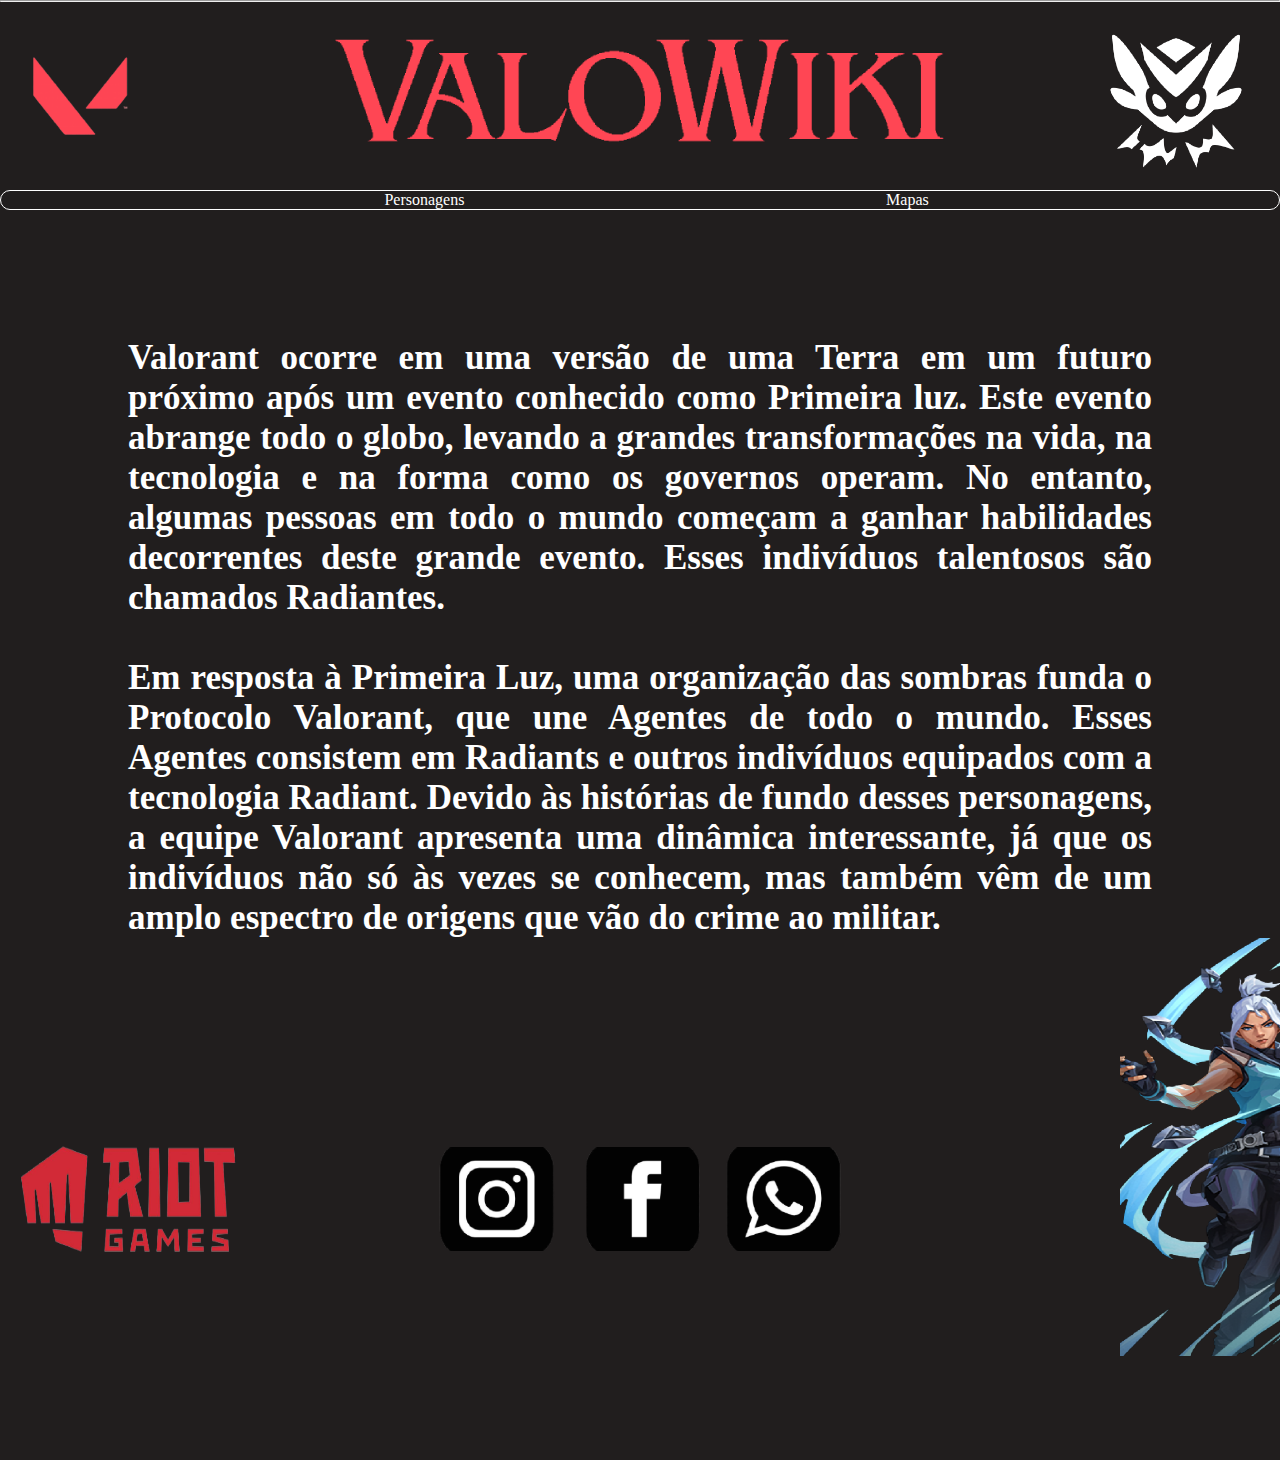
<file: ValoWiki/index.html>
<!DOCTYPE html>
<html lang="pt-br">
<head>
    <meta charset="UTF-8">
    <meta name="viewport" content="width=device-width, initial-scale=1.0">
    <title>ValoWiki</title>
    <link rel="stylesheet" href="CSS/estilo.css">
</head>
<hr>
<body>
    <header class="header">
        <div class="item1"><a href="https://playvalorant.com/pt-br/"><img src="IMG/LogoValorant.png" alt="" height="90%" width="50%" id="imgC"></a> </div>
        <div class="item2"> <a href="index.html"><img src="IMG/ValoWiki.png" alt="" height="80%" width="100%" id="imgC"></a></div>
        <div class="item3"><img src="IMG/Wingman.png" alt="" height="80%" width="50%" id="imgC"></div>

        
    </header>
    <div class="Menu">
        <div class="borda">
          <a href="personagens.html" class="menuItem1">Personagens</a>
          <a href="mapas.html" class="menuItem2">Mapas</a>
        </div>
      </div>
</body>

<div class="container">
<p id="Historia">Valorant ocorre em uma versão de uma Terra em um futuro próximo  após um evento conhecido como Primeira luz. Este evento abrange todo o globo, levando a grandes transformações na vida, na tecnologia e na forma como os governos operam. No entanto, algumas pessoas em todo o mundo começam a ganhar habilidades decorrentes deste grande evento. Esses indivíduos talentosos são chamados Radiantes.
<br>
<br>
    Em resposta à Primeira Luz, uma organização das sombras  funda o Protocolo Valorant, que une Agentes de todo o mundo.  Esses Agentes consistem em Radiants e outros indivíduos equipados  com a tecnologia Radiant. Devido às histórias de fundo desses personagens, a equipe Valorant apresenta uma dinâmica interessante,  já que os indivíduos não só às vezes se conhecem, mas também vêm  de um amplo espectro de origens que vão do crime ao militar.</p>
</div>


    <footer class="header">

   
            <div class="item1"> <img src="IMG/Rito.png" alt="" height="50%" width="80%" id="imgC"></div>
            <div class="item2"><img src="IMG/Redes.png" alt="" height="20%" width="70%" id="imgC"></div>
            <div class="item4"><img src="IMG/JettRodaPe.png" alt="" height="80%" width="50%" id="imgC"></div>
      
</footer>


</html>
</file>
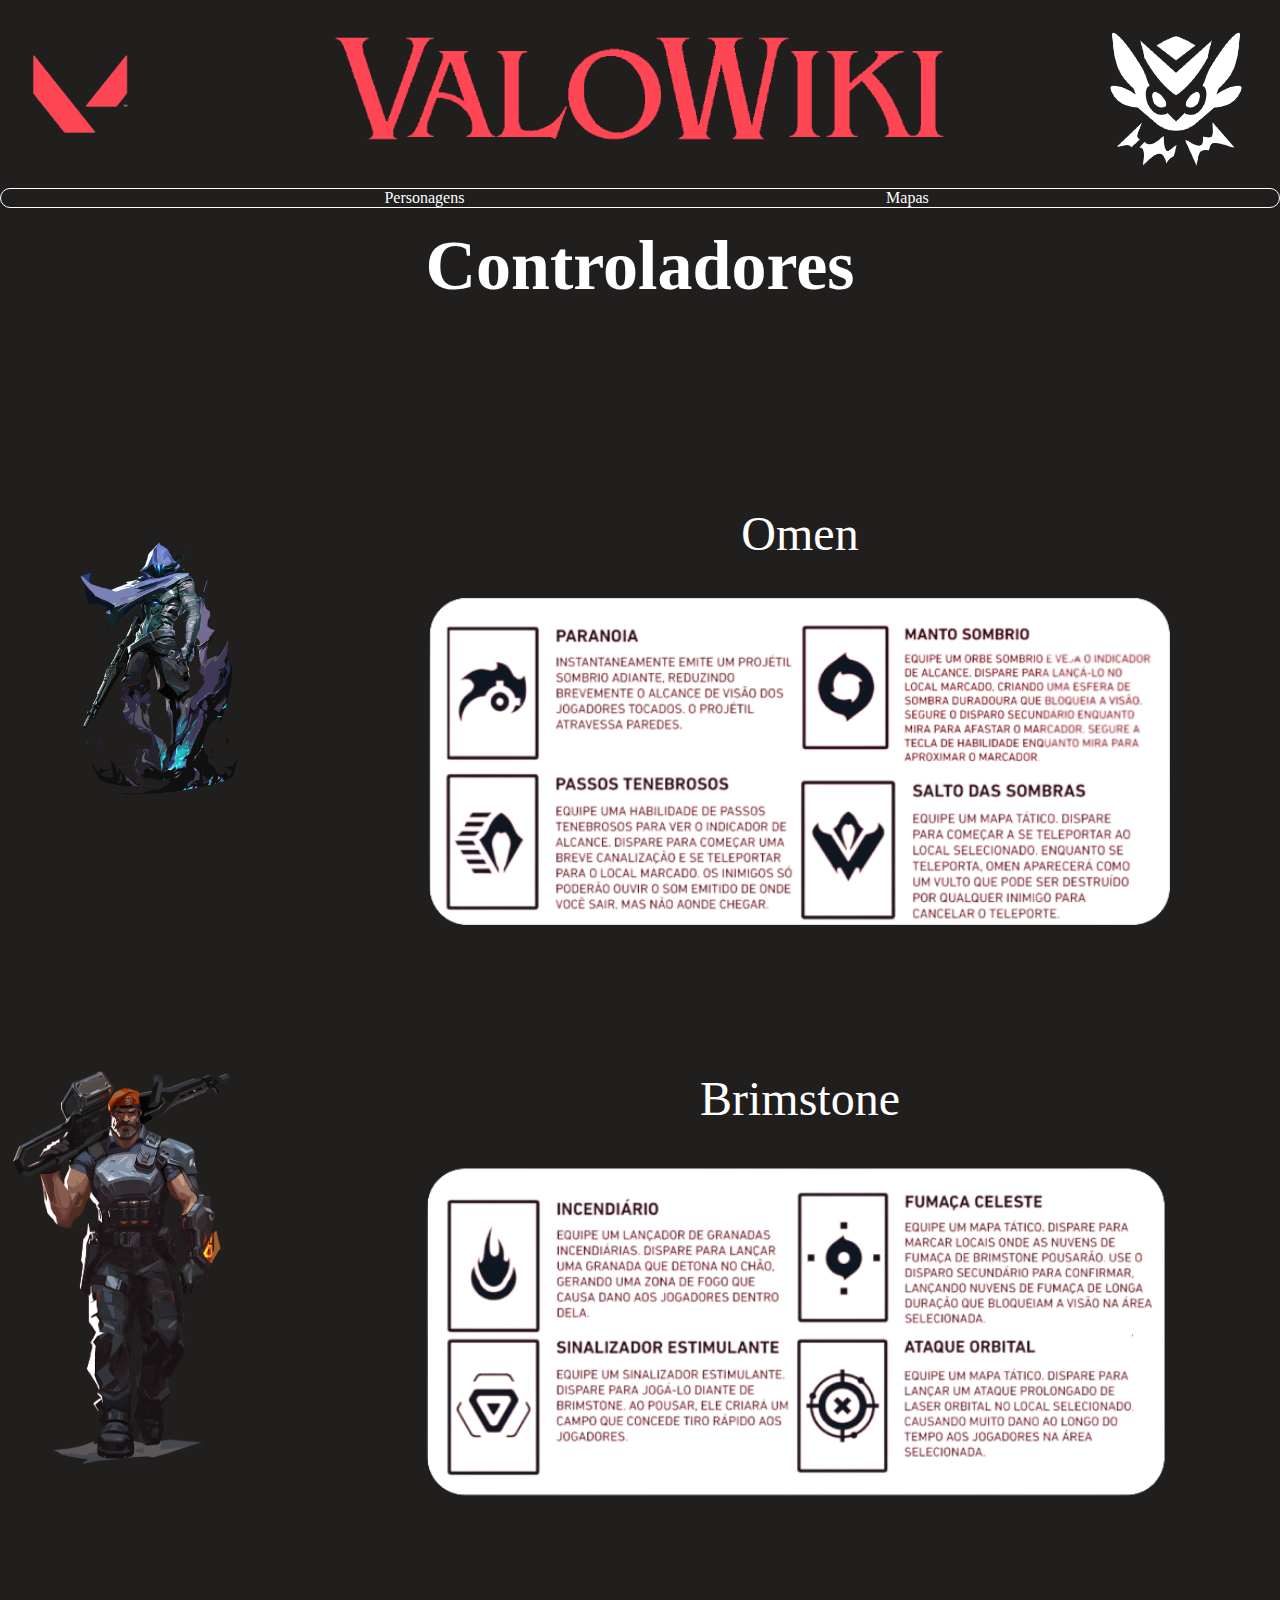
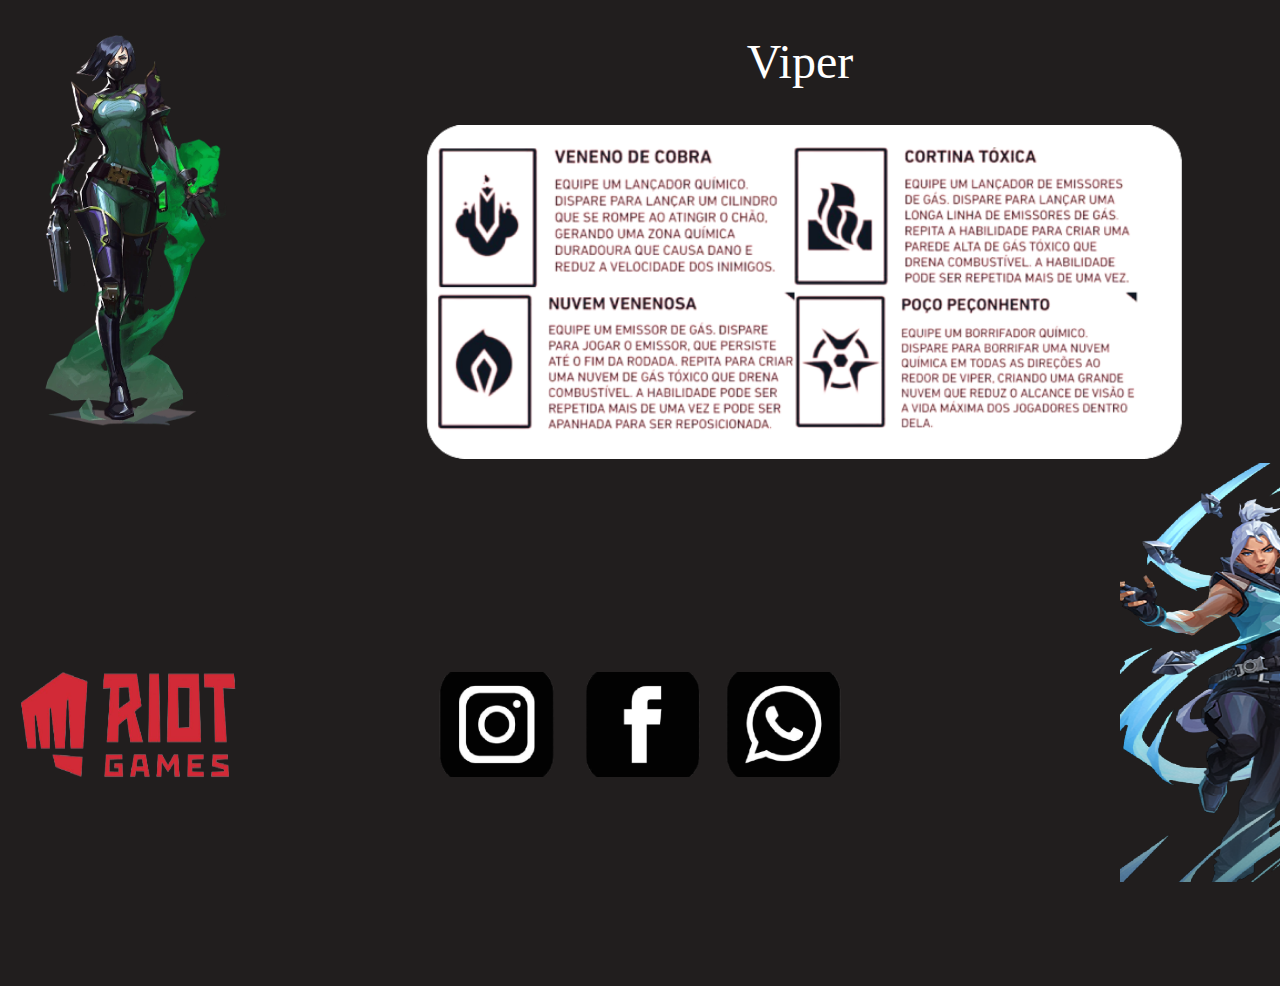
<file: ValoWiki/controladores.html>
<!DOCTYPE html>
<html lang="pt-br">
<head>
    <meta charset="UTF-8">
    <meta name="viewport" content="width=device-width, initial-scale=1.0">
    <title>ValoWiki</title>
    <link rel="stylesheet" href="CSS/estilo.css">
</head>
<body>
    <header class="header">
        <div class="item1"><a href="https://playvalorant.com/pt-br/"><img src="IMG/LogoValorant.png" alt="" height="90%" width="50%" id="imgC"></a> </div>
        <div class="item2"> <a href="index.html"><img src="IMG/ValoWiki.png" alt="" height="80%" width="100%" id="imgC"></a></div>
        <div class="item3"><img src="IMG/Wingman.png" alt="" height="80%" width="50%" id="imgC"></div>

        
    </header>
    <div class="Menu">
        <div class="borda">
          <a href="personagens.html" class="menuItem1">Personagens</a>
          <a href="mapas.html" class="menuItem2">Mapas</a>
        </div>
      </div>
</body>

<br>
<h1 id="titulo">Controladores</h1>
<br> <br> <br> <br>


<div class="personagensFinal">
    <img src="IMG/Omen.png" alt="" height="auto" width="100%" id="PersonagemPNGFinal">   
<div id="habilidadesFinal">
    <p id="nomePersonagens">Omen</p>
    <br><br>
    <img src="IMG/HOmen.png" alt="" height="auto" width="80%">
</div>
</div>


<div class="personagensFinal">
    <img src="IMG/Brimstrone.png" alt="" height="auto" width="80%" id="PersonagemPNGFinal"> 
<div id="habilidadesFinal">
    <p id="nomePersonagens">Brimstone</p>
    <br><br>
    <img src="IMG/HBRIM.png" alt="" height="auto" width="80%">
</div>
</div>


<div class="personagensFinal">
    <img src="IMG/Viper.png" alt="" height="auto" width="80%" id="PersonagemPNGFinal"> 
<div id="habilidadesFinal">
    <p id="nomePersonagens">Viper</p>
    <br><br>
    <img src="IMG/HViper.png" alt="" height="auto" width="80%">
</div>
</div>

    <footer class="header">

   
            <div class="item1"> <img src="IMG/Rito.png" alt="" height="50%" width="80%" id="imgC"></div>
            <div class="item2"><img src="IMG/Redes.png" alt="" height="20%" width="70%" id="imgC"></div>
            <div class="item4"><img src="IMG/JettRodaPe.png" alt="" height="80%" width="50%" id="imgC"></div>
      
</footer>
</file>
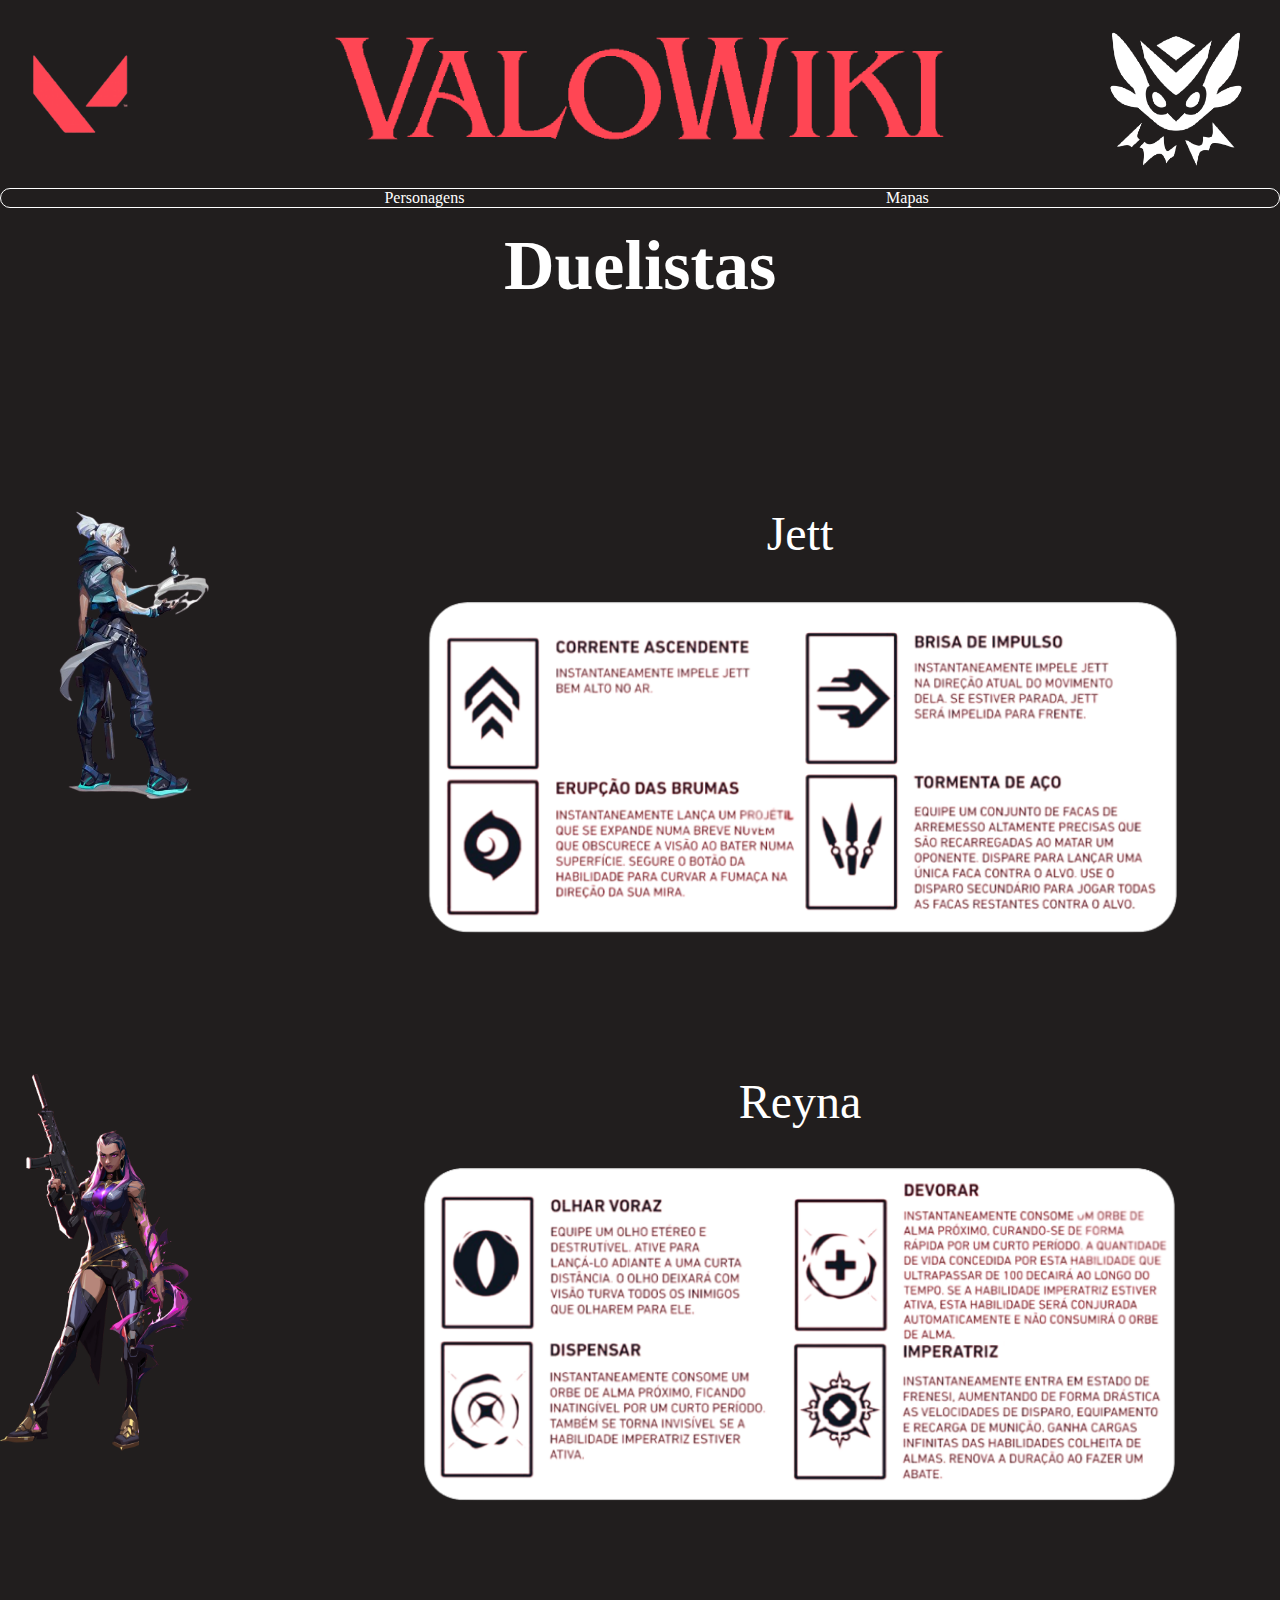
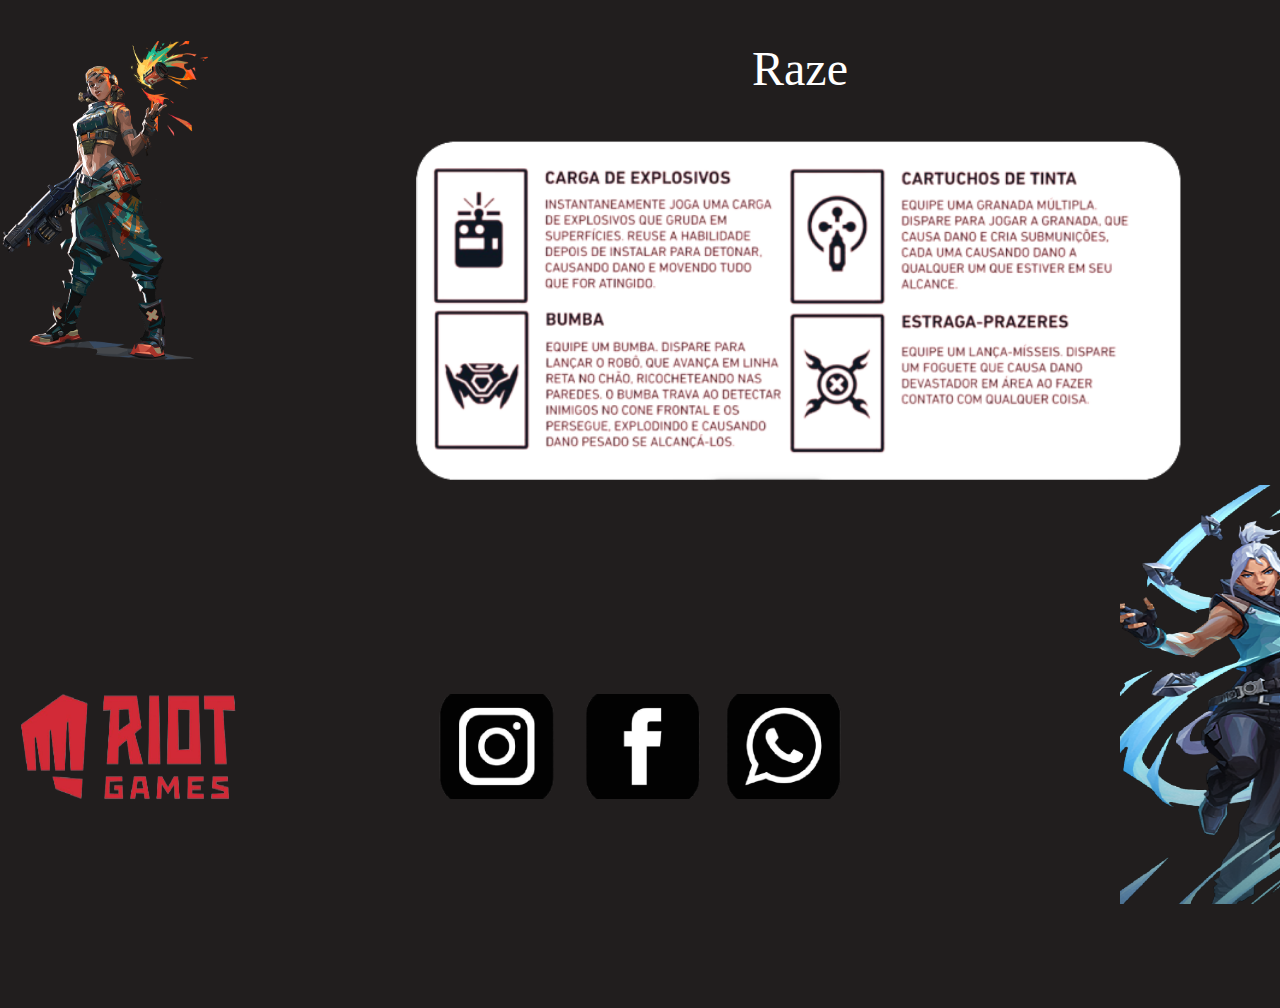
<file: ValoWiki/duelistas.html>
<!DOCTYPE html>
<html lang="pt-br">
<head>
    <meta charset="UTF-8">
    <meta name="viewport" content="width=device-width, initial-scale=1.0">
    <title>ValoWiki</title>
    <link rel="stylesheet" href="CSS/estilo.css">
</head>
<body>
    <header class="header">
        <div class="item1"><a href="https://playvalorant.com/pt-br/"><img src="IMG/LogoValorant.png" alt="" height="90%" width="50%" id="imgC"></a> </div>
        <div class="item2"> <a href="index.html"><img src="IMG/ValoWiki.png" alt="" height="80%" width="100%" id="imgC"></a></div>
        <div class="item3"><img src="IMG/Wingman.png" alt="" height="80%" width="50%" id="imgC"></div>

        
    </header>
    <div class="Menu">
        <div class="borda">
          <a href="personagens.html" class="menuItem1">Personagens</a>
          <a href="mapas.html" class="menuItem2">Mapas</a>
        </div>
      </div>
</body>


<br>
<h1 id="titulo">Duelistas</h1>
<br> <br> <br> <br>


<div class="personagensFinal">
    <img src="IMG/Jett.png" alt="" height="auto" width="80%" id="PersonagemPNGFinal">   
<div id="habilidadesFinal">
    <p id="nomePersonagens">Jett</p>
    <br><br>
    <img src="IMG/HJett.png" alt="" height="auto" width="80%">
</div>
</div>


<div class="personagensFinal">
    <img src="IMG/Reyna.png" alt="" height="auto" width="60%" id="PersonagemPNGFinal"> 
<div id="habilidadesFinal">
    <p id="nomePersonagens">Reyna</p>
    <br><br>
    <img src="IMG/HReyna.png" alt="" height="auto" width="80%">
</div>
</div>


<div class="personagensFinal">
    <img src="IMG/Raze.png" alt="" height="auto" width="65%" id="PersonagemPNGFinal"> 
<div id="habilidadesFinal">
    <p id="nomePersonagens">Raze</p>
    <br><br>
    <img src="IMG/HRaze.png" alt="" height="auto" width="80%">
</div>
</div>

    <footer class="header">

   
            <div class="item1"> <img src="IMG/Rito.png" alt="" height="50%" width="80%" id="imgC"></div>
            <div class="item2"><img src="IMG/Redes.png" alt="" height="20%" width="70%" id="imgC"></div>
            <div class="item4"><img src="IMG/JettRodaPe.png" alt="" height="80%" width="50%" id="imgC"></div>
      
</footer>
</file>
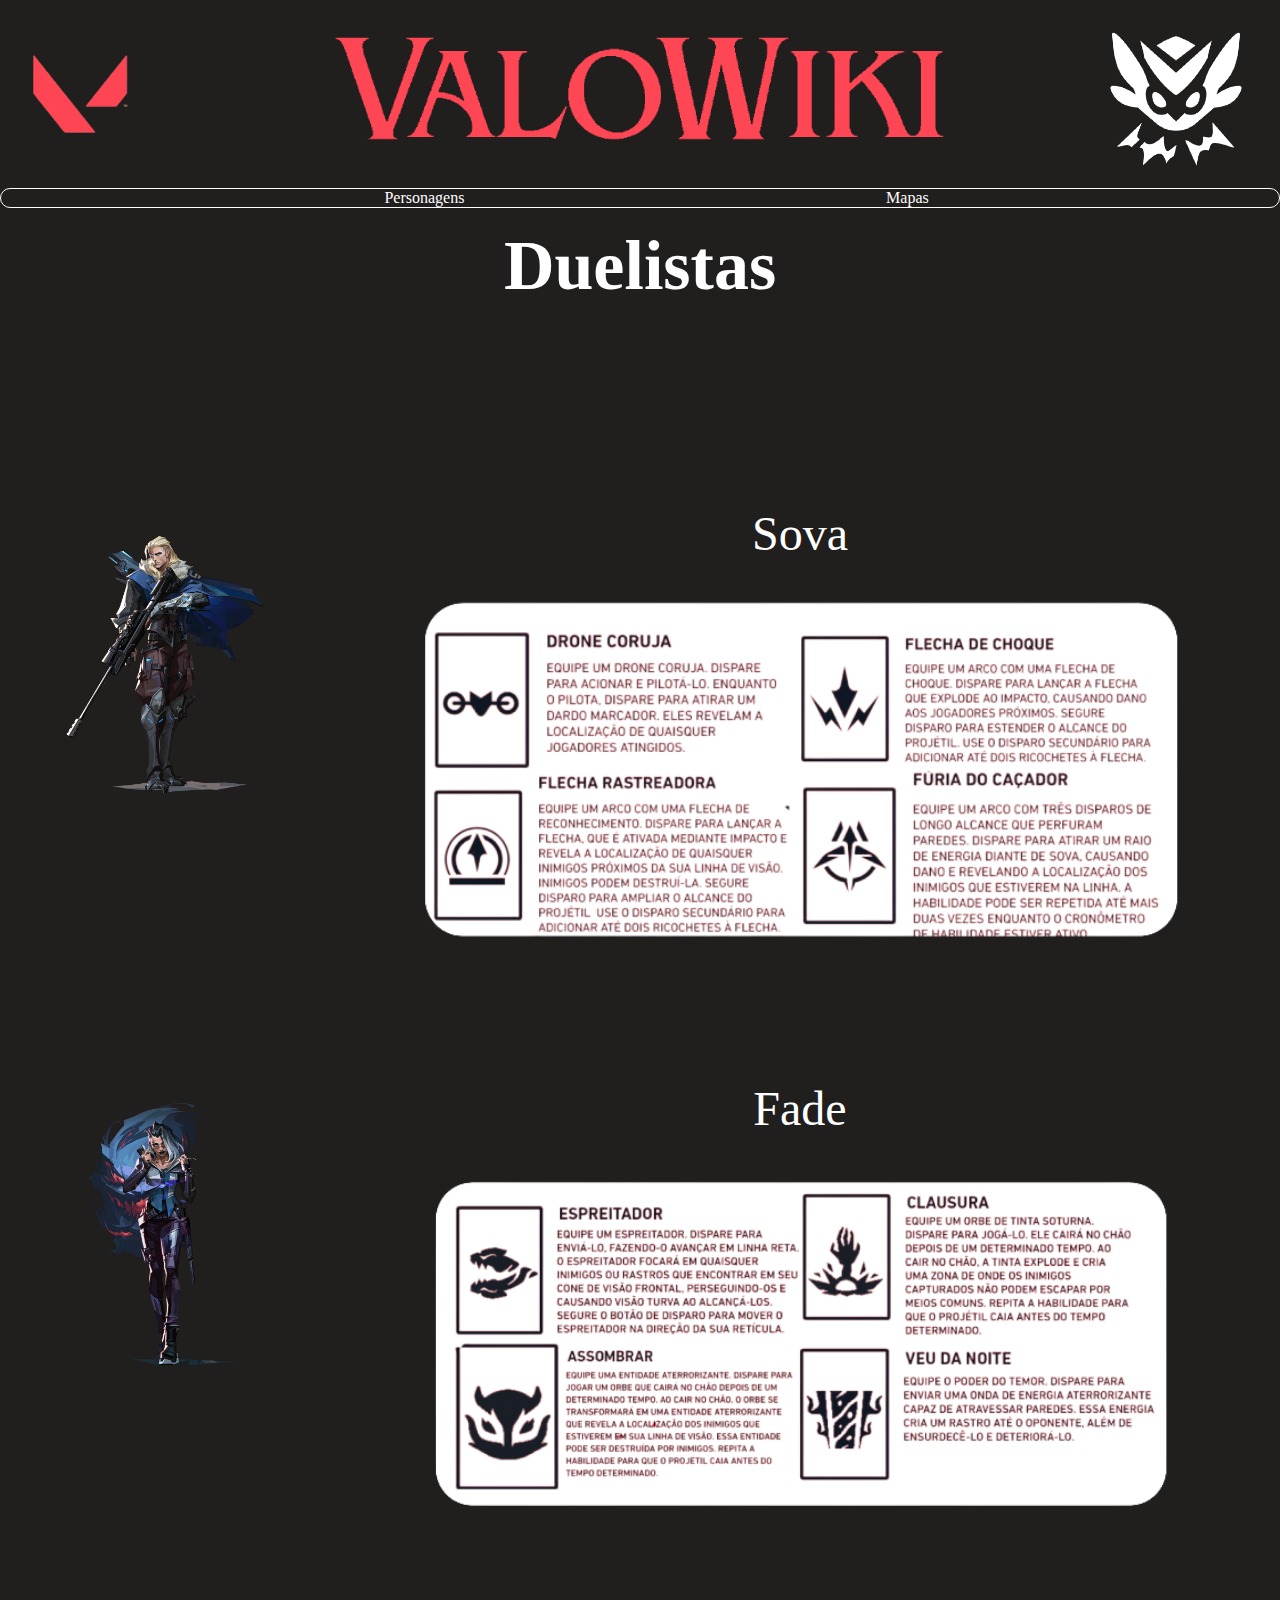
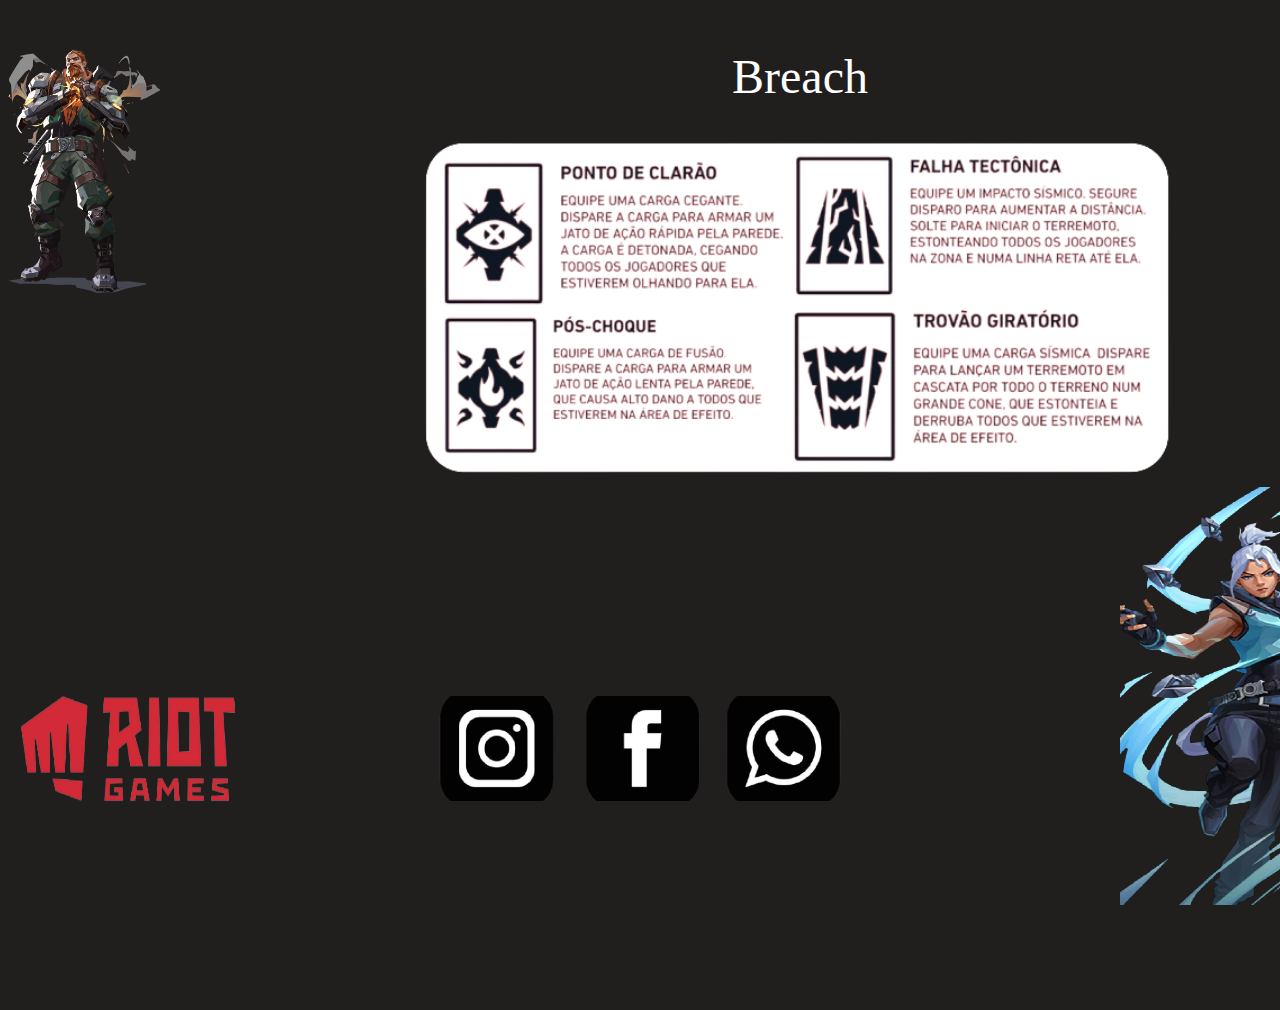
<file: ValoWiki/iniciadores.html>
<!DOCTYPE html>
<html lang="pt-br">
<head>
    <meta charset="UTF-8">
    <meta name="viewport" content="width=device-width, initial-scale=1.0">
    <title>ValoWiki</title>
    <link rel="stylesheet" href="CSS/estilo.css">
</head>
<body>
    <header class="header">
        <div class="item1"><a href="https://playvalorant.com/pt-br/"><img src="IMG/LogoValorant.png" alt="" height="90%" width="50%" id="imgC"></a> </div>
        <div class="item2"> <a href="index.html"><img src="IMG/ValoWiki.png" alt="" height="80%" width="100%" id="imgC"></a></div>
        <div class="item3"><img src="IMG/Wingman.png" alt="" height="80%" width="50%" id="imgC"></div>

        
    </header>
    <div class="Menu">
        <div class="borda">
          <a href="personagens.html" class="menuItem1">Personagens</a>
          <a href="mapas.html" class="menuItem2">Mapas</a>
        </div>
      </div>
</body>

<br>
<h1 id="titulo">Duelistas</h1>
<br> <br> <br> <br>


<div class="personagensFinal">
    <img src="IMG/Sova.png" alt="" height="auto" width="100%" id="PersonagemPNGFinal">   
<div id="habilidadesFinal">
    <p id="nomePersonagens">Sova</p>
    <br><br>
    <img src="IMG/HSova.png" alt="" height="auto" width="80%">
</div>
</div>


<div class="personagensFinal">
    <img src="IMG/Fade.png" alt="" height="auto" width="100%" id="PersonagemPNGFinal"> 
<div id="habilidadesFinal">
    <p id="nomePersonagens">Fade</p>
    <br><br>
    <img src="IMG/HFade.png" alt="" height="auto" width="80%">
</div>
</div>


<div class="personagensFinal">
    <img src="IMG/Breach.png" alt="" height="auto" width="50%" id="PersonagemPNGFinal"> 
<div id="habilidadesFinal">
    <p id="nomePersonagens">Breach</p>
    <br><br>
    <img src="IMG/HBreach.png" alt="" height="auto" width="80%">
</div>
</div>

    <footer class="header">

   
            <div class="item1"> <img src="IMG/Rito.png" alt="" height="50%" width="80%" id="imgC"></div>
            <div class="item2"><img src="IMG/Redes.png" alt="" height="20%" width="70%" id="imgC"></div>
            <div class="item4"><img src="IMG/JettRodaPe.png" alt="" height="80%" width="50%" id="imgC"></div>
      
</footer>
</file>
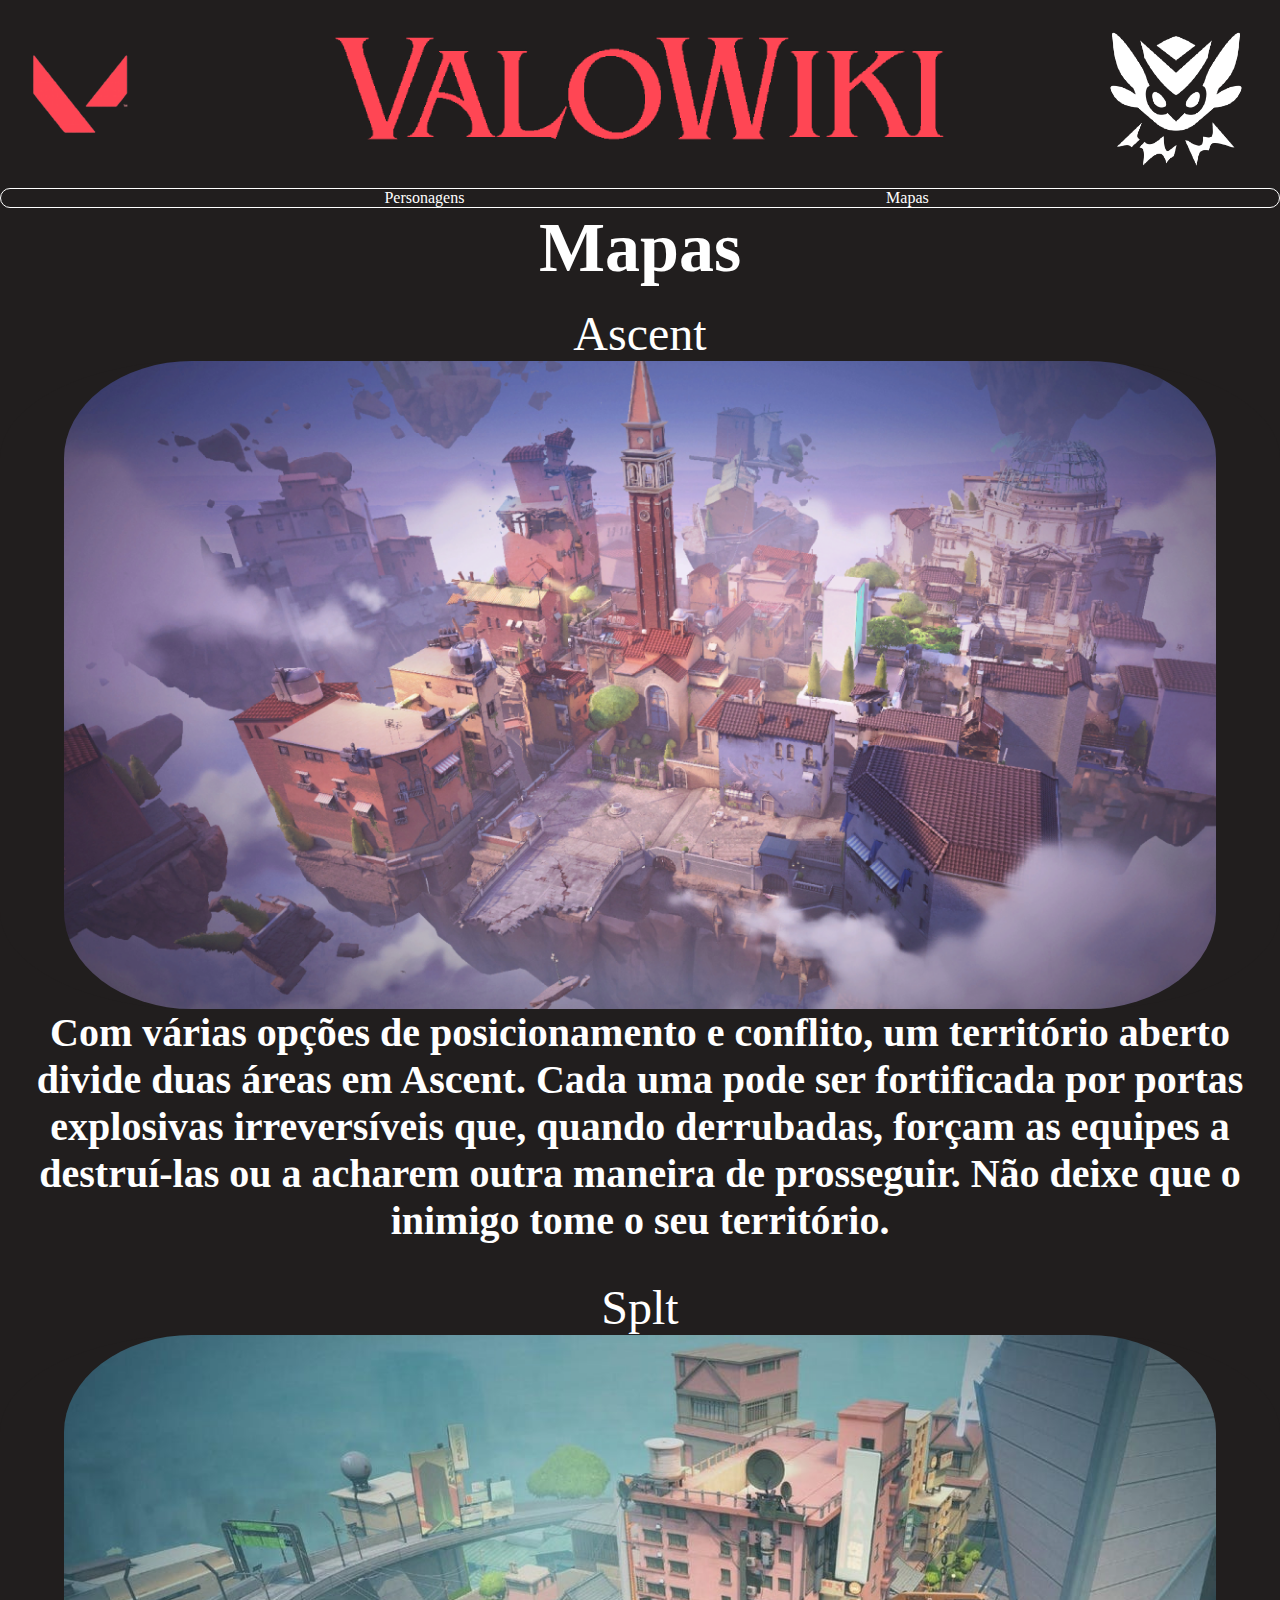
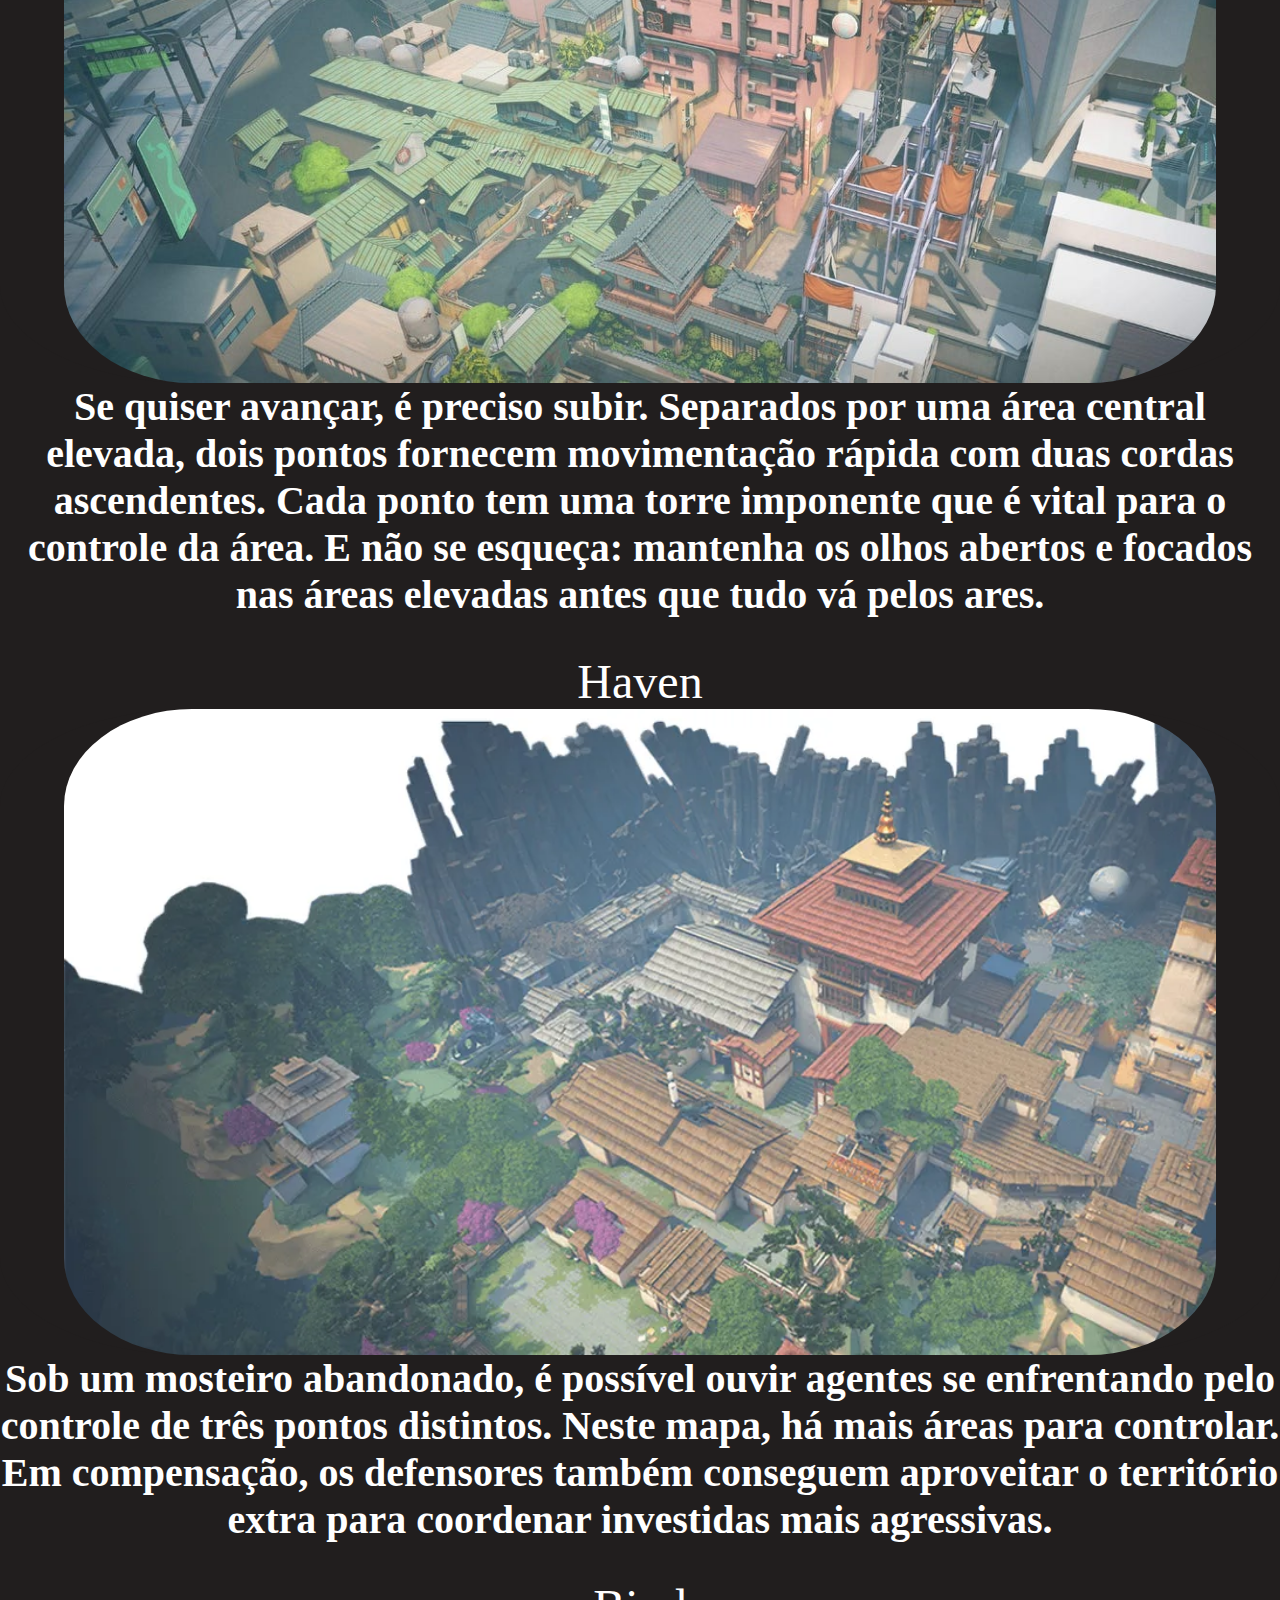
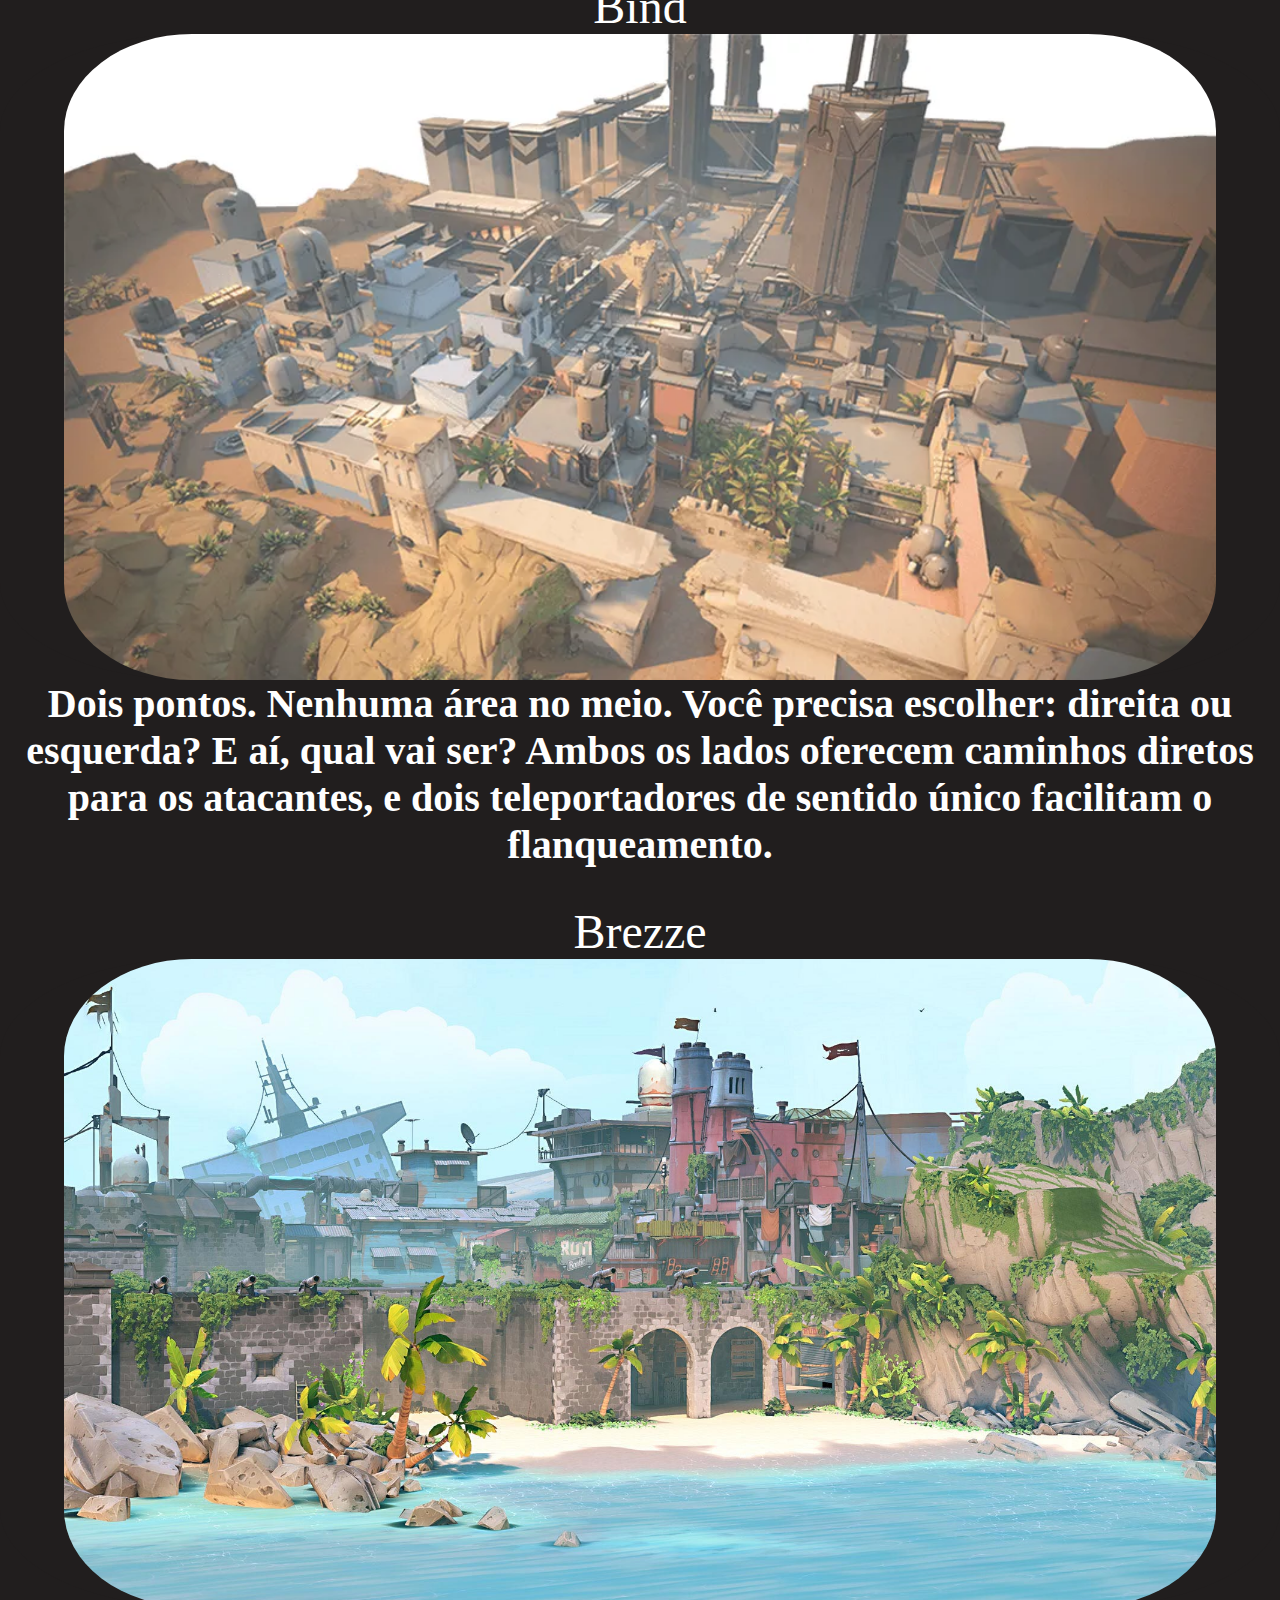
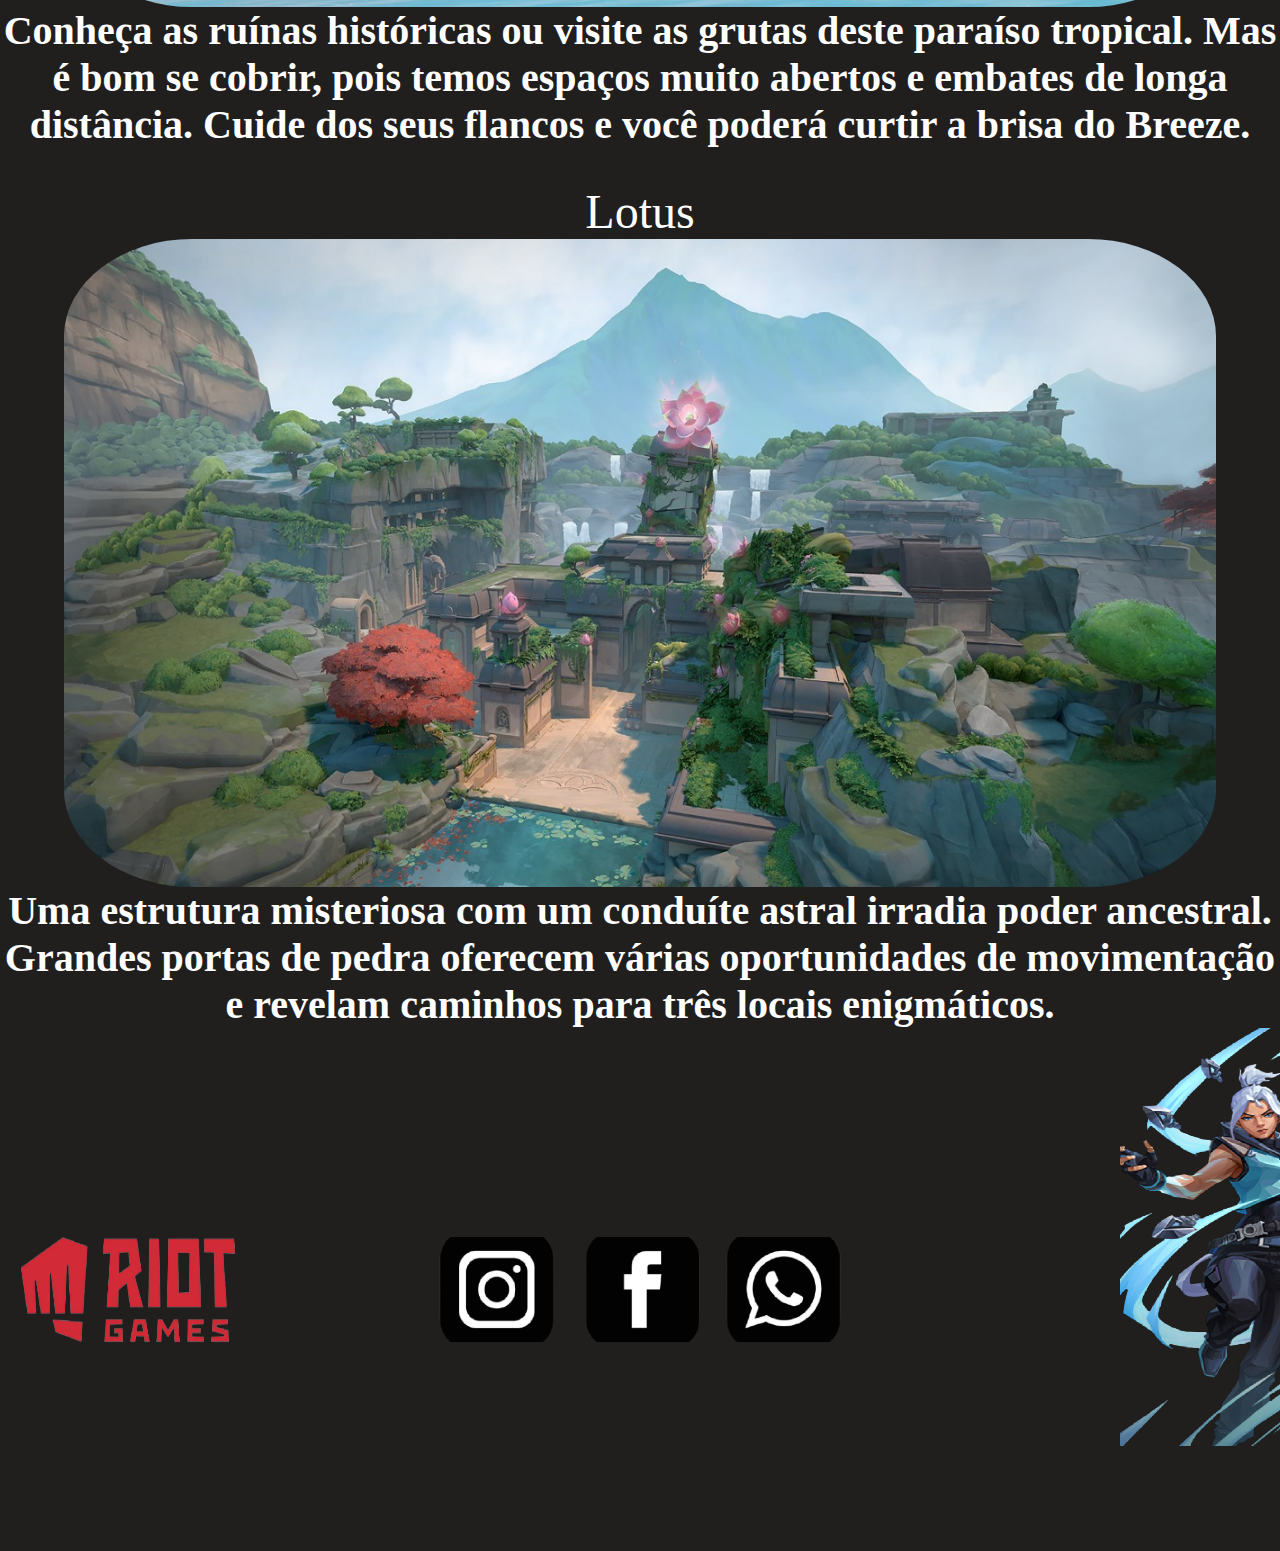
<file: ValoWiki/mapas.html>
<!DOCTYPE html>
<html lang="pt-br">
<head>
    <meta charset="UTF-8">
    <meta name="viewport" content="width=device-width, initial-scale=1.0">
    <title>ValoWiki</title>
    <link rel="stylesheet" href="CSS/estilo.css">
</head>
<body>
    <header class="header">
        <div class="item1"><a href="https://playvalorant.com/pt-br/"><img src="IMG/LogoValorant.png" alt="" height="90%" width="50%" id="imgC"></a> </div>
        <div class="item2"> <a href="index.html"><img src="IMG/ValoWiki.png" alt="" height="80%" width="100%" id="imgC"></a></div>
        <div class="item3"><img src="IMG/Wingman.png" alt="" height="80%" width="50%" id="imgC"></div>

        
    </header>
    <div class="Menu">
        <div class="borda">
          <a href="personagens.html" class="menuItem1">Personagens</a>
          <a href="mapas.html" class="menuItem2">Mapas</a>
        </div>
      </div>

<h1 id="titulo">Mapas</h1>
<br>


<p id="nomes"> Ascent </p>
<img src="IMG/ascent.png" alt="" class="imagem" height="100%" width="100%">
<p id="descricao">Com várias opções de posicionamento e conflito, um território aberto divide duas áreas em Ascent. Cada uma pode ser fortificada por portas explosivas irreversíveis que, quando derrubadas, forçam as equipes a destruí-las ou a acharem outra maneira de prosseguir. Não deixe que o inimigo tome o seu território.</p>
<br> <br>
<p id="nomes"> Splt </p>
<img src="IMG/slip.png" alt="" class="imagem" height="100%" width="100%">
<p id="descricao">Se quiser avançar, é preciso subir. Separados por uma área central elevada, dois pontos fornecem movimentação rápida com duas cordas ascendentes. Cada ponto tem uma torre imponente que é vital para o controle da área. E não se esqueça: mantenha os olhos abertos e focados nas áreas elevadas antes que tudo vá pelos ares.</p>
<br> <br>
<p id="nomes"> Haven </p>
<img src="IMG/haven.png" alt="" class="imagem" height="100%" width="100%">
<p id="descricao">Sob um mosteiro abandonado, é possível ouvir agentes se enfrentando pelo controle de três pontos distintos. Neste mapa, há mais áreas para controlar. Em compensação, os defensores também conseguem aproveitar o território extra para coordenar investidas mais agressivas.</p>
<br><br>
<p id="nomes"> Bind </p>
<img src="IMG/Bind.png" alt="" class="imagem" height="100%" width="100%">
<p id="descricao">Dois pontos. Nenhuma área no meio. Você precisa escolher: direita ou esquerda? E aí, qual vai ser? Ambos os lados oferecem caminhos diretos para os atacantes, e dois teleportadores de sentido único facilitam o flanqueamento.</p>
<br><br>
<p id="nomes"> Brezze </p>
<img src="IMG/brezze.png" alt="" class="imagem" height="100%" width="100%">
<p id="descricao">Conheça as ruínas históricas ou visite as grutas deste paraíso tropical. Mas é bom se cobrir, pois temos espaços muito abertos e embates de longa distância. Cuide dos seus flancos e você poderá curtir a brisa do Breeze.</p>
<br><br>
<p id="nomes"> Lotus </p>
<img src="IMG/lotus.png" alt="" class="imagem" height="100%" width="100%">
<p id="descricao">Uma estrutura misteriosa com um conduíte astral irradia poder ancestral. Grandes portas de pedra oferecem várias oportunidades de movimentação e revelam caminhos para três locais enigmáticos.</p>






<footer class="header">

   
    <div class="item1"> <img src="IMG/Rito.png" alt="" height="50%" width="80%" id="imgC"></div>
    <div class="item2"><img src="IMG/Redes.png" alt="" height="20%" width="70%" id="imgC"></div>
    <div class="item4"><img src="IMG/JettRodaPe.png" alt="" height="80%" width="50%" id="imgC"></div>

</footer>
</body>
</file>
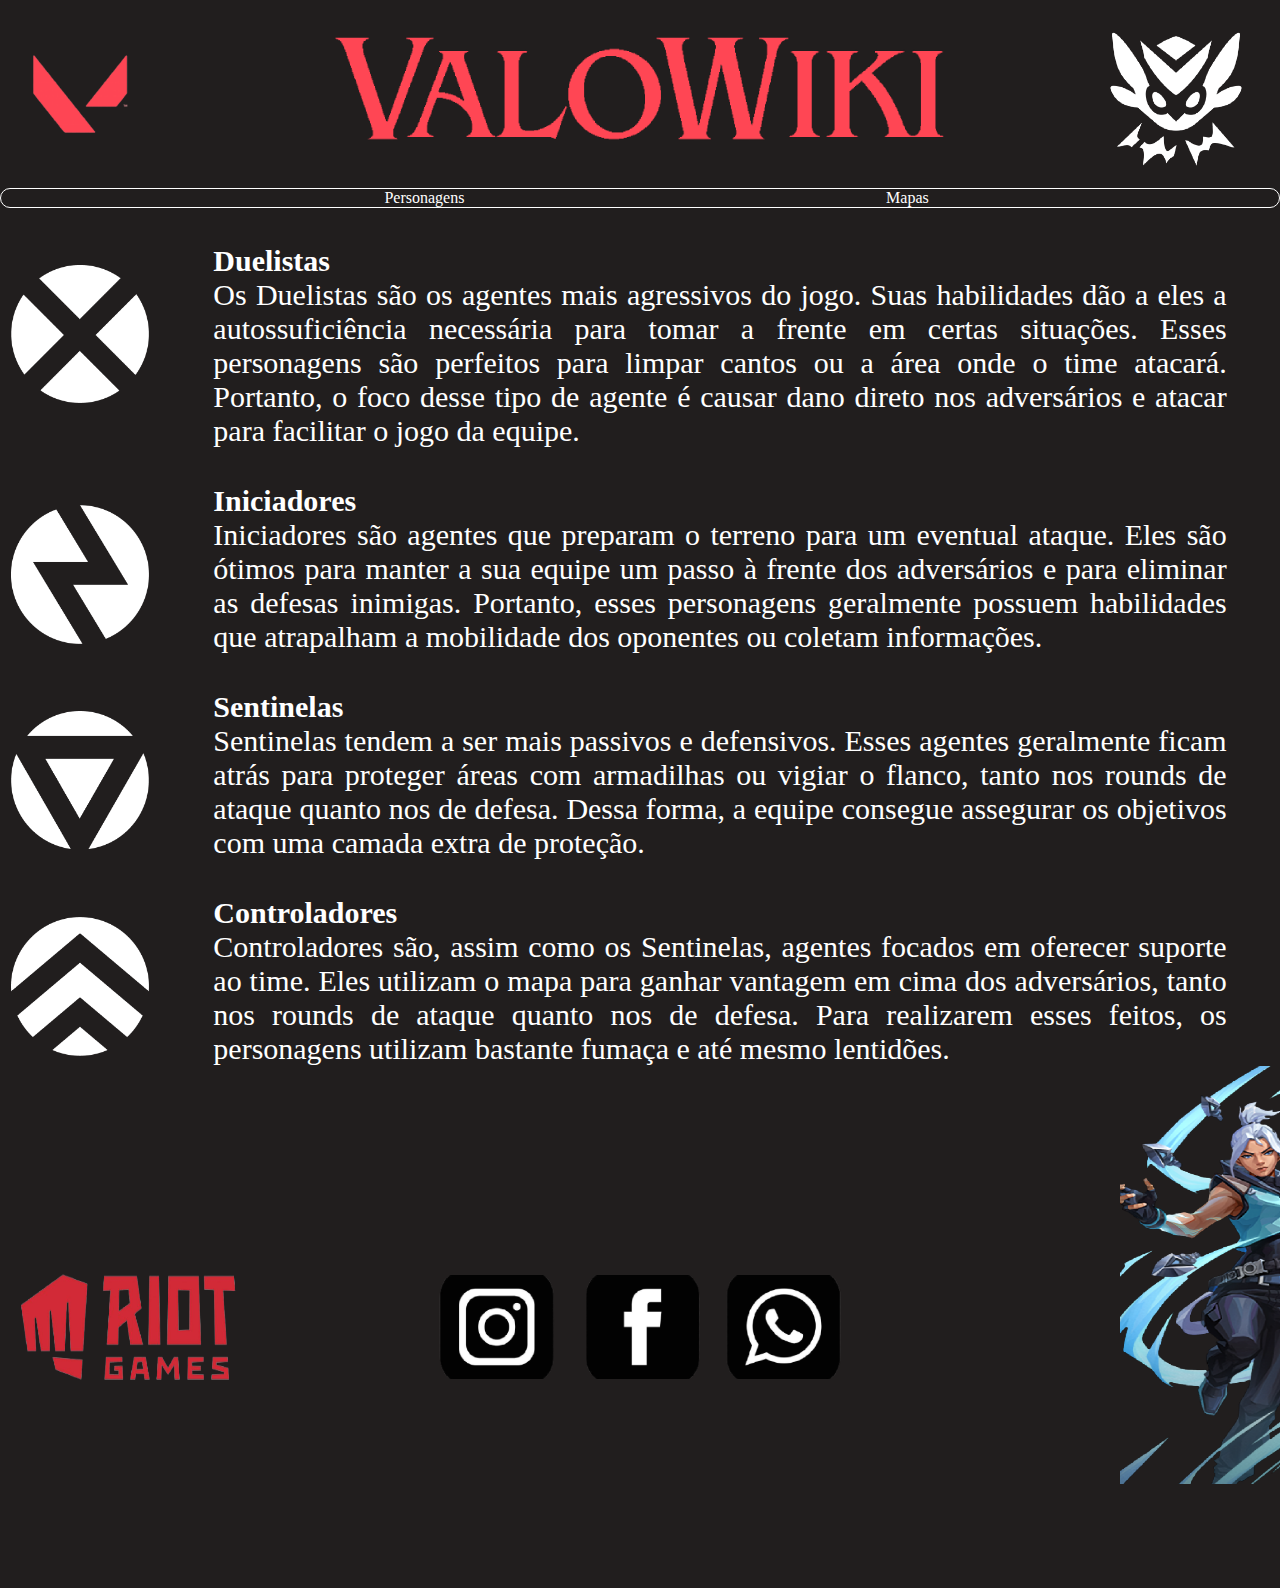
<file: ValoWiki/personagens.html>
<!DOCTYPE html>
<html lang="pt-br">
<head>
    <meta charset="UTF-8">
    <meta name="viewport" content="width=device-width, initial-scale=1.0">
    <title>ValoWiki</title>
    <link rel="stylesheet" href="CSS/estilo.css">
</head>
<body>
    <header class="header">
        <div class="item1"><a href="https://playvalorant.com/pt-br/"><img src="IMG/LogoValorant.png" alt="" height="90%" width="50%" id="imgC"></a> </div>
        <div class="item2"> <a href="index.html"><img src="IMG/ValoWiki.png" alt="" height="80%" width="100%" id="imgC"></a></div>
        <div class="item3"><img src="IMG/Wingman.png" alt="" height="80%" width="50%" id="imgC"></div>

        
    </header>
    <div class="Menu">
        <div class="borda">
          <a href="personagens.html" class="menuItem1">Personagens</a>
          <a href="mapas.html" class="menuItem2">Mapas</a>
        </div>
      </div>
</body>
<br><br>
<a href="duelistas.html" style="text-decoration: none">
<div class="personagens">
    <img src="IMG/Duelistas.png" alt="" id="personagensIMG" width="70%" height="auto">
    <p id="personagensTXT"><Strong>Duelistas</Strong> 
    <br>Os Duelistas são os agentes mais agressivos do jogo. Suas habilidades dão a eles a autossuficiência necessária para tomar a frente em certas situações. Esses personagens são perfeitos para limpar cantos ou a área onde o time atacará. Portanto, o foco desse tipo de agente é causar dano direto nos adversários e atacar para facilitar o jogo da equipe.</p>
</div>
</a>
<br><br>
<a href="iniciadores.html" style="text-decoration: none">
<div class="personagens">
    <img src="IMG/Iniciadores.png" alt="" id="personagensIMG" width="70%" height="auto">
    <p id="personagensTXT"><Strong>Iniciadores</Strong> 
    <br>Iniciadores são agentes que preparam o terreno para um eventual ataque. Eles são ótimos para manter a sua equipe um passo à frente dos adversários e para eliminar as defesas inimigas. Portanto, esses personagens geralmente possuem habilidades que atrapalham a mobilidade dos oponentes ou coletam informações.</p>
</div>
</a>
<br><br>
<a href="sentinelas.html" style="text-decoration: none">
<div class="personagens">
    <img src="IMG/sentinelas.png" alt="" id="personagensIMG" width="70%" height="auto">
    <p id="personagensTXT"><Strong>Sentinelas</Strong> 
    <br>Sentinelas tendem a ser mais passivos e defensivos. Esses agentes geralmente ficam atrás para proteger áreas com armadilhas ou vigiar o flanco, tanto nos rounds de ataque quanto nos de defesa. Dessa forma, a equipe consegue assegurar os objetivos com uma camada extra de proteção.</p>
</div>
</a>
<br><br>
<a href="controladores.html" style="text-decoration: none">
<div class="personagens">
    <img src="IMG/controladores.png" alt="" id="personagensIMG" width="70%" height="auto">
    <p id="personagensTXT"><Strong>Controladores</Strong> 
    <br>Controladores são, assim como os Sentinelas, agentes focados em oferecer suporte ao time. Eles utilizam o mapa para ganhar vantagem em cima dos adversários, tanto nos rounds de ataque quanto nos de defesa. Para realizarem esses feitos, os personagens utilizam bastante fumaça e até mesmo lentidões.</p>
</div>
</a>


<footer class="header">

   
    <div class="item1"> <img src="IMG/Rito.png" alt="" height="50%" width="80%" id="imgC"></div>
    <div class="item2"><img src="IMG/Redes.png" alt="" height="20%" width="70%" id="imgC"></div>
    <div class="item4"><img src="IMG/JettRodaPe.png" alt="" height="80%" width="50%" id="imgC"></div>

</footer>
</file>
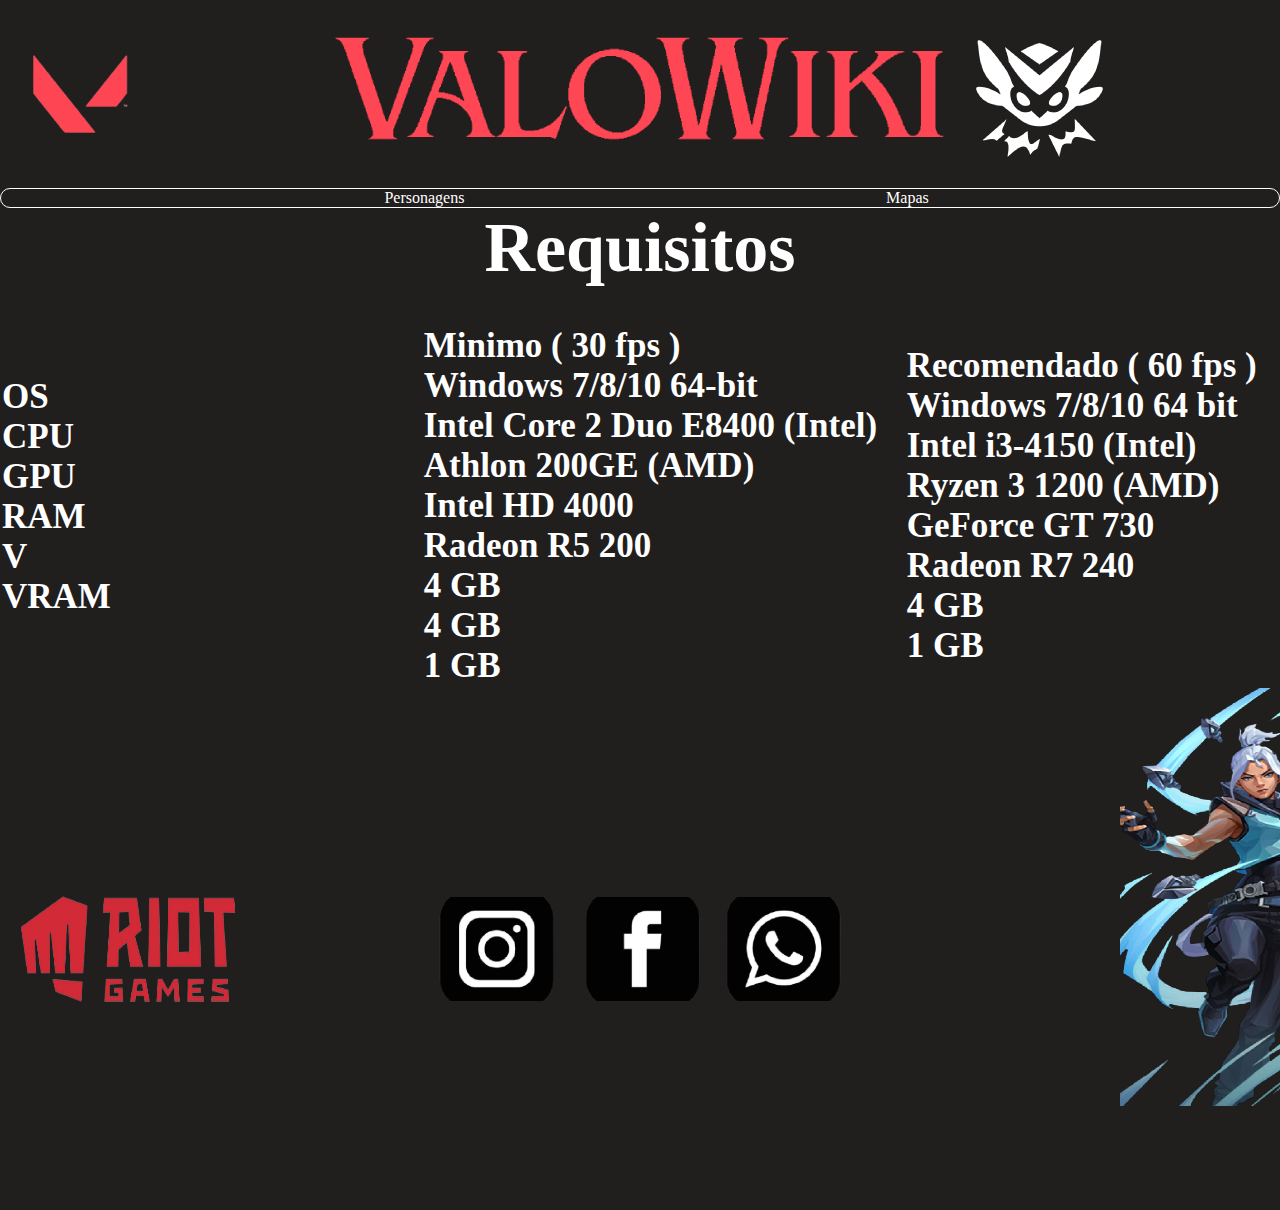
<file: ValoWiki/requisitos.html>
<!DOCTYPE html>
<html lang="pt-br">
<head>
    <meta charset="UTF-8">
    <meta name="viewport" content="width=device-width, initial-scale=1.0">
    <title>ValoWiki</title>
    <link rel="stylesheet" href="CSS/estilo.css">
</head>
<body>
    <header class="header">
        <div class="item1"><a href="https://playvalorant.com/pt-br/"><img src="IMG/LogoValorant.png" alt="" height="90%" width="50%" id="imgC"></a> </div>
        <div class="item2"> <a href="index.html"><img src="IMG/ValoWiki.png" alt="" height="80%" width="100%" id="imgC"></a></div>
        <div class="item3"><a href="requisitos.html"><img src="IMG/Wingman.png" alt="" height="80%" width="50%" id="imgC"></a></div>

        
    </header>
    <div class="Menu">
        <div class="borda">
          <a href="personagens.html" class="menuItem1">Personagens</a>
          <a href="mapas.html" class="menuItem2">Mapas</a>
        </div>
      </div>

<h1 id="titulo">Requisitos</h1>
<br><br>
      <table width="100%">
        <tr>
            <td id="reqI" width="33%"><p id="reqP">OS <br>
                CPU <br> 
                GPU <br>
                RAM <br>
                V <br>
                VRAM</p> <br>
            </td>
            
            <td id="reqI"><p id="reqP" width="33%">Minimo ( 30 fps ) <br>

                Windows 7/8/10 64-bit<br>
                Intel Core 2 Duo E8400 (Intel)<br>
                Athlon 200GE (AMD)<br>
                Intel HD 4000<br>
                Radeon R5 200<br>
                4 GB<br>
                4 GB<br>
                1 GB<br>
            </p>
            </td>
            <td > <p id="reqP" width="33%">Recomendado ( 60 fps )<br>

                Windows 7/8/10 64 bit<br>
                Intel i3-4150 (Intel)<br>
                Ryzen 3 1200 (AMD)<br>
                GeForce GT 730<br>
                Radeon R7 240<br>
                4 GB<br>
                1 GB<br>
            </p>
            </td>
        </tr>
      </table>

<footer class="header">

   
    <div class="item1"> <img src="IMG/Rito.png" alt="" height="50%" width="80%" id="imgC"></div>
    <div class="item2"><img src="IMG/Redes.png" alt="" height="20%" width="70%" id="imgC"></div>
    <div class="item4"><img src="IMG/JettRodaPe.png" alt="" height="80%" width="50%" id="imgC"></div>

</footer>
</body>
</file>
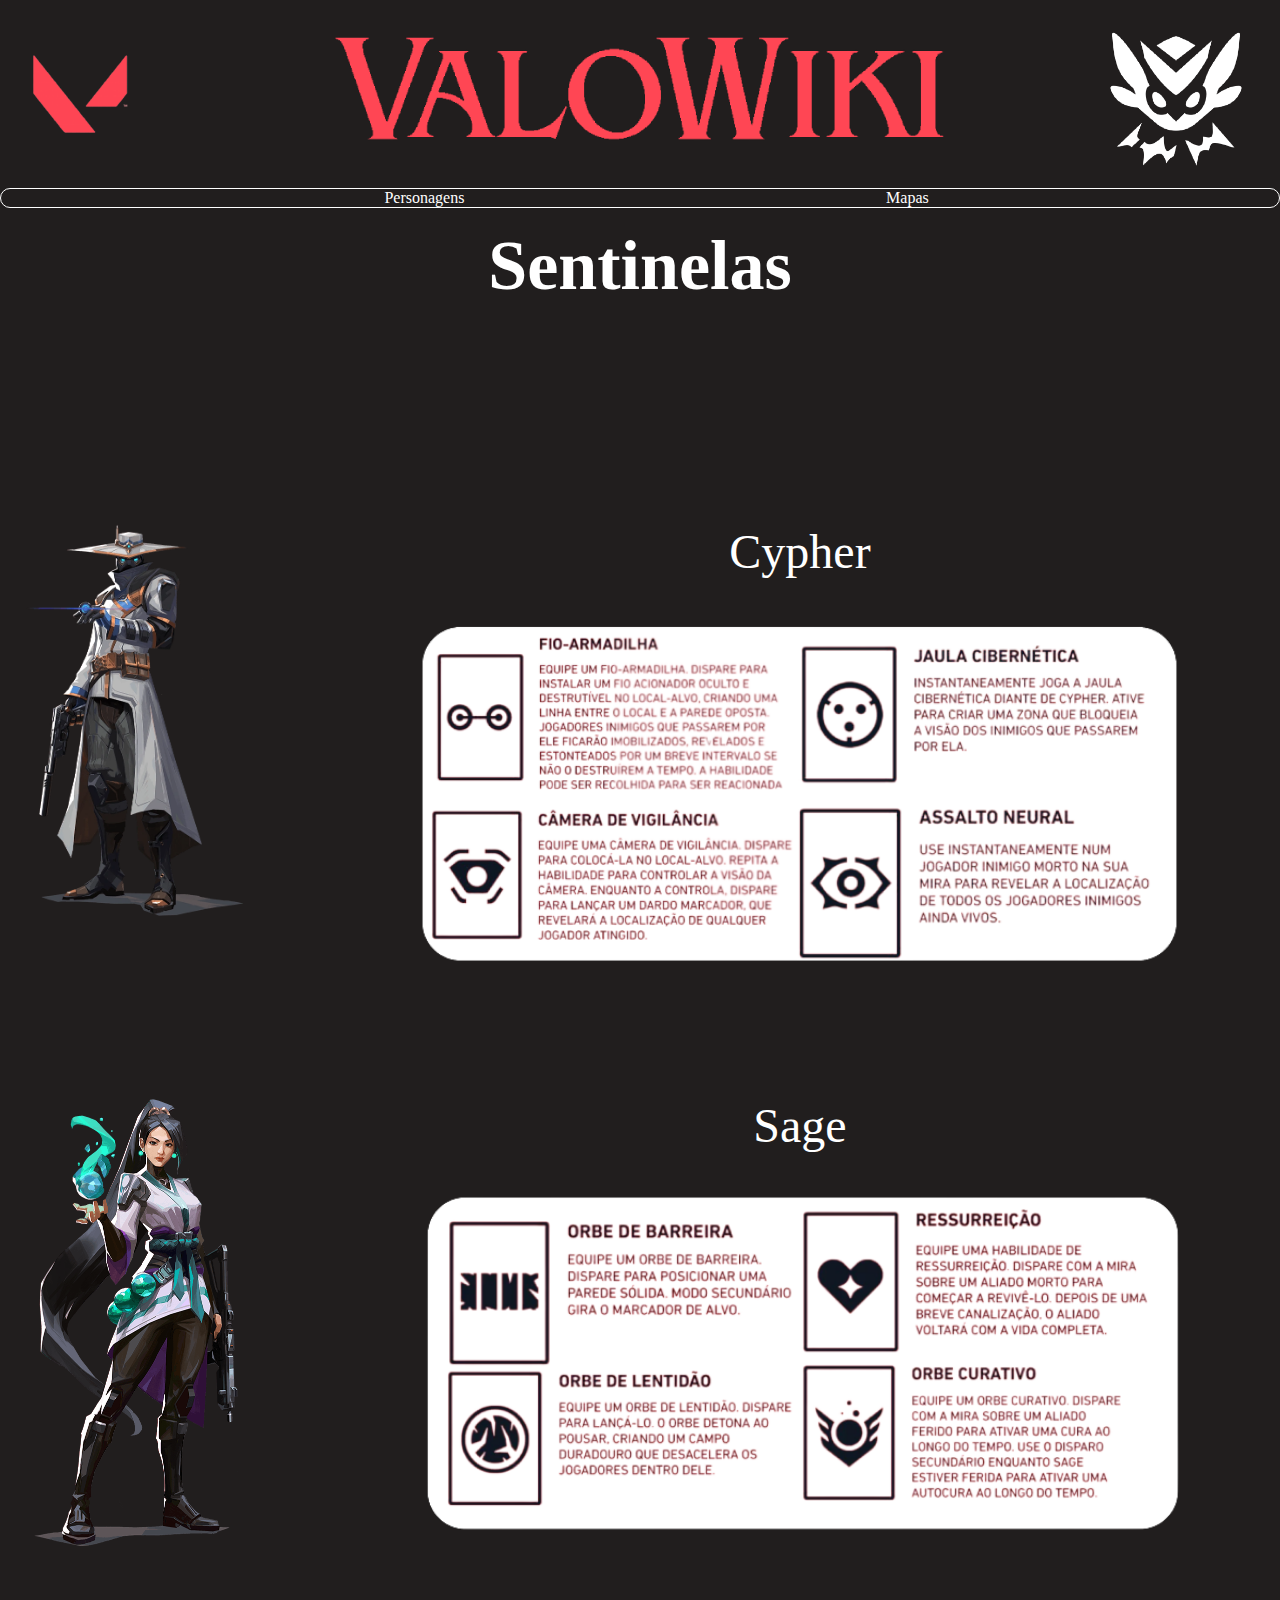
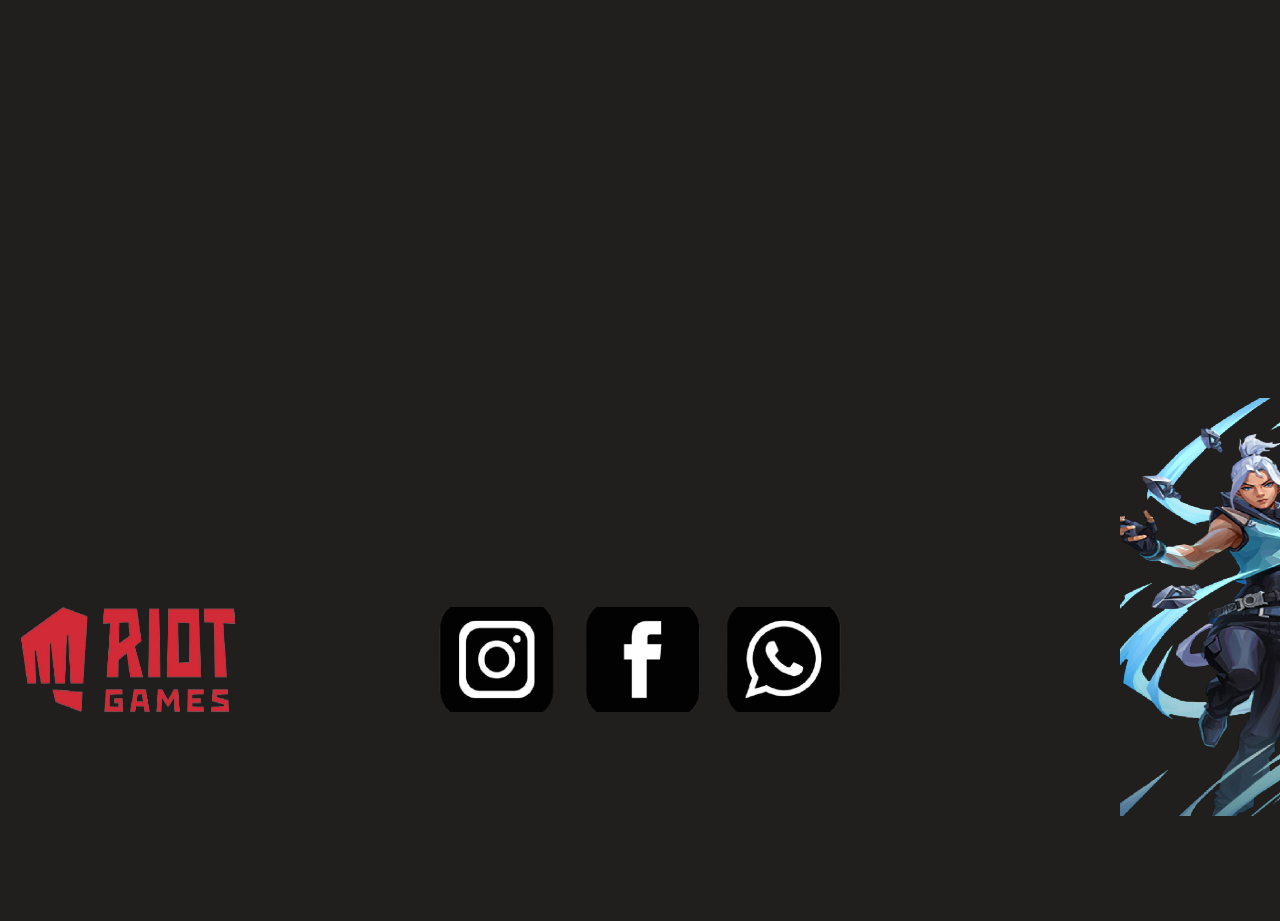
<file: ValoWiki/sentinelas.html>
<!DOCTYPE html>
<html lang="pt-br">
<head>
    <meta charset="UTF-8">
    <meta name="viewport" content="width=device-width, initial-scale=1.0">
    <title>ValoWiki</title>
    <link rel="stylesheet" href="CSS/estilo.css">
</head>
<body>
    <header class="header">
        <div class="item1"><a href="https://playvalorant.com/pt-br/"><img src="IMG/LogoValorant.png" alt="" height="90%" width="50%" id="imgC"></a> </div>
        <div class="item2"> <a href="index.html"><img src="IMG/ValoWiki.png" alt="" height="80%" width="100%" id="imgC"></a></div>
        <div class="item3"><img src="IMG/Wingman.png" alt="" height="80%" width="50%" id="imgC"></div>

        
    </header>
    <div class="Menu">
        <div class="borda">
          <a href="personagens.html" class="menuItem1">Personagens</a>
          <a href="mapas.html" class="menuItem2">Mapas</a>
        </div>
      </div>
</body>

<br>
<h1 id="titulo">Sentinelas</h1>
<br> <br> <br> <br> <br>
<div class="personagensFinal">
    <img src="IMG/Cypher.png" alt="" height="auto" width="80%" id="PersonagemPNGFinal">
    

<div id="habilidadesFinal">
    <p id="nomePersonagens">Cypher</p>
    <br><br>
    <img src="IMG/teste.png" alt="" height="auto" width="80%">
</div>
</div>

<div class="personagensFinal">
    <img src="IMG/Sage.png" alt="" height="50%" width="auto" id="PersonagemPNGFinal">
    

<div id="habilidadesFinal">
    <p id="nomePersonagens">Sage</p>
    <br><br>
    <img src="IMG/HSage.png" alt="" height="auto" width="80%">
</div>
</div>


    <footer class="header">

   
            <div class="item1"> <img src="IMG/Rito.png" alt="" height="50%" width="80%" id="imgC"></div>
            <div class="item2"><img src="IMG/Redes.png" alt="" height="20%" width="70%" id="imgC"></div>
            <div class="item4"><img src="IMG/JettRodaPe.png" alt="" height="80%" width="50%" id="imgC"></div>
      
</footer>
</file>
<file: ValoWiki/CSS/estilo.css>
*{
  background-color: #211E1E;
  box-sizing: border-box;
  margin: 0;
  padding: 0;
}

.header {
  display: grid;
  grid-template-columns: 1fr 2fr 1fr;

}

.item1 {
  display: flex;
  align-items: center;
  justify-content: left; 
  text-align: center;

}

.item2 {
  display: flex;
  align-items: center;
  justify-content: center;
  text-align: center;

}

.item3 {
  display: flex;
  align-items: center;
  justify-content: right; 
  text-align: center;
  padding-right: 10%;
}

.item4 {
  display: flex;
  align-items: right;
  justify-content: right; 
  text-align: right;

}


#imgC {
  display: flex;
  max-width: 100%;
  max-height: 100%;
  vertical-align: middle;
}

.Menu {
  display: flex;
  justify-content: center;
  align-items: center;
}

.borda {
  display: flex;
  border: 1px solid white;
  border-radius: 10px;
  width: 100%;
}

.menuItem1 {
  color: white;
  text-decoration: none;
  text-align: center;
  transition: color 0.3s ease;
  margin-left: 30%;
}

.menuItem2 {
  color: white;
  text-decoration: none;
  text-align: center;
  transition: color 0.3s ease;
margin-left: 33%;
}

.menuItem:hover {
  color: red;
}

#Historia{
  color: #FFF;
text-align: justify;
font-family: Inter;
font-size: 35px;
font-style: normal;
font-weight: 700;
line-height: normal;
}

.container{
  margin: 10%;
  margin-bottom: 0%;
}

#titulo{
color: #FFF;
font-family: Inter;
font-size: 70px;
font-style: normal;
font-weight: 700;
line-height: normal;
text-align: center;
}

#nomes{
  color: #FFF;
font-family: Itim;
font-size: 48px;
font-style: normal;
font-weight: 400;
line-height: normal;
text-align: center;
}

.imagem{
border-radius: 15%;
display: block;
 margin: 0 auto;
 padding-right: 5%;
 padding-left: 5%;
}

#descricao{
  color: #FFF;

font-family: Inter;
font-size: 40px;
font-style: normal;
font-weight: 700;
line-height: normal;
text-align: center;
}

#reqP{
  color: #FFF;

  text-align: justify;
  font-family: Inter;
  font-size: 35px;
  font-style: normal;
  font-weight: 700;
  line-height: normal;
}

.personagens {
  display: grid;
  grid-template-columns: 1fr 5fr;
color: #FFF;
text-align: justify;
font-family: Inter;
font-size: 30px;
font-style: normal;
font-weight: 400;
line-height: normal;


}

#personagensIMG{
  padding-left: 5%;
  padding-top: 10%;
}

#personagensTXT{
  padding-right: 5%;
}

.personagensFinal{
  display: grid;
  grid-template-columns: 1fr 3fr;
  text-align: center;
  justify-content: center;
  padding-top: 10%;
}

.habilidadesFinal{
  display: grid;
  background-color: #FFF;
  text-align: center;
  justify-content: center;
}

#nomePersonagens{
color: #FFF;
font-family: Itim;
font-size: 48px;
font-style: normal;
font-weight: 400;
line-height: normal;
text-align: center;
justify-content: center;

}
#PersonagemPNGFinal{
text-align: center;
justify-content: center;

}
</file>
